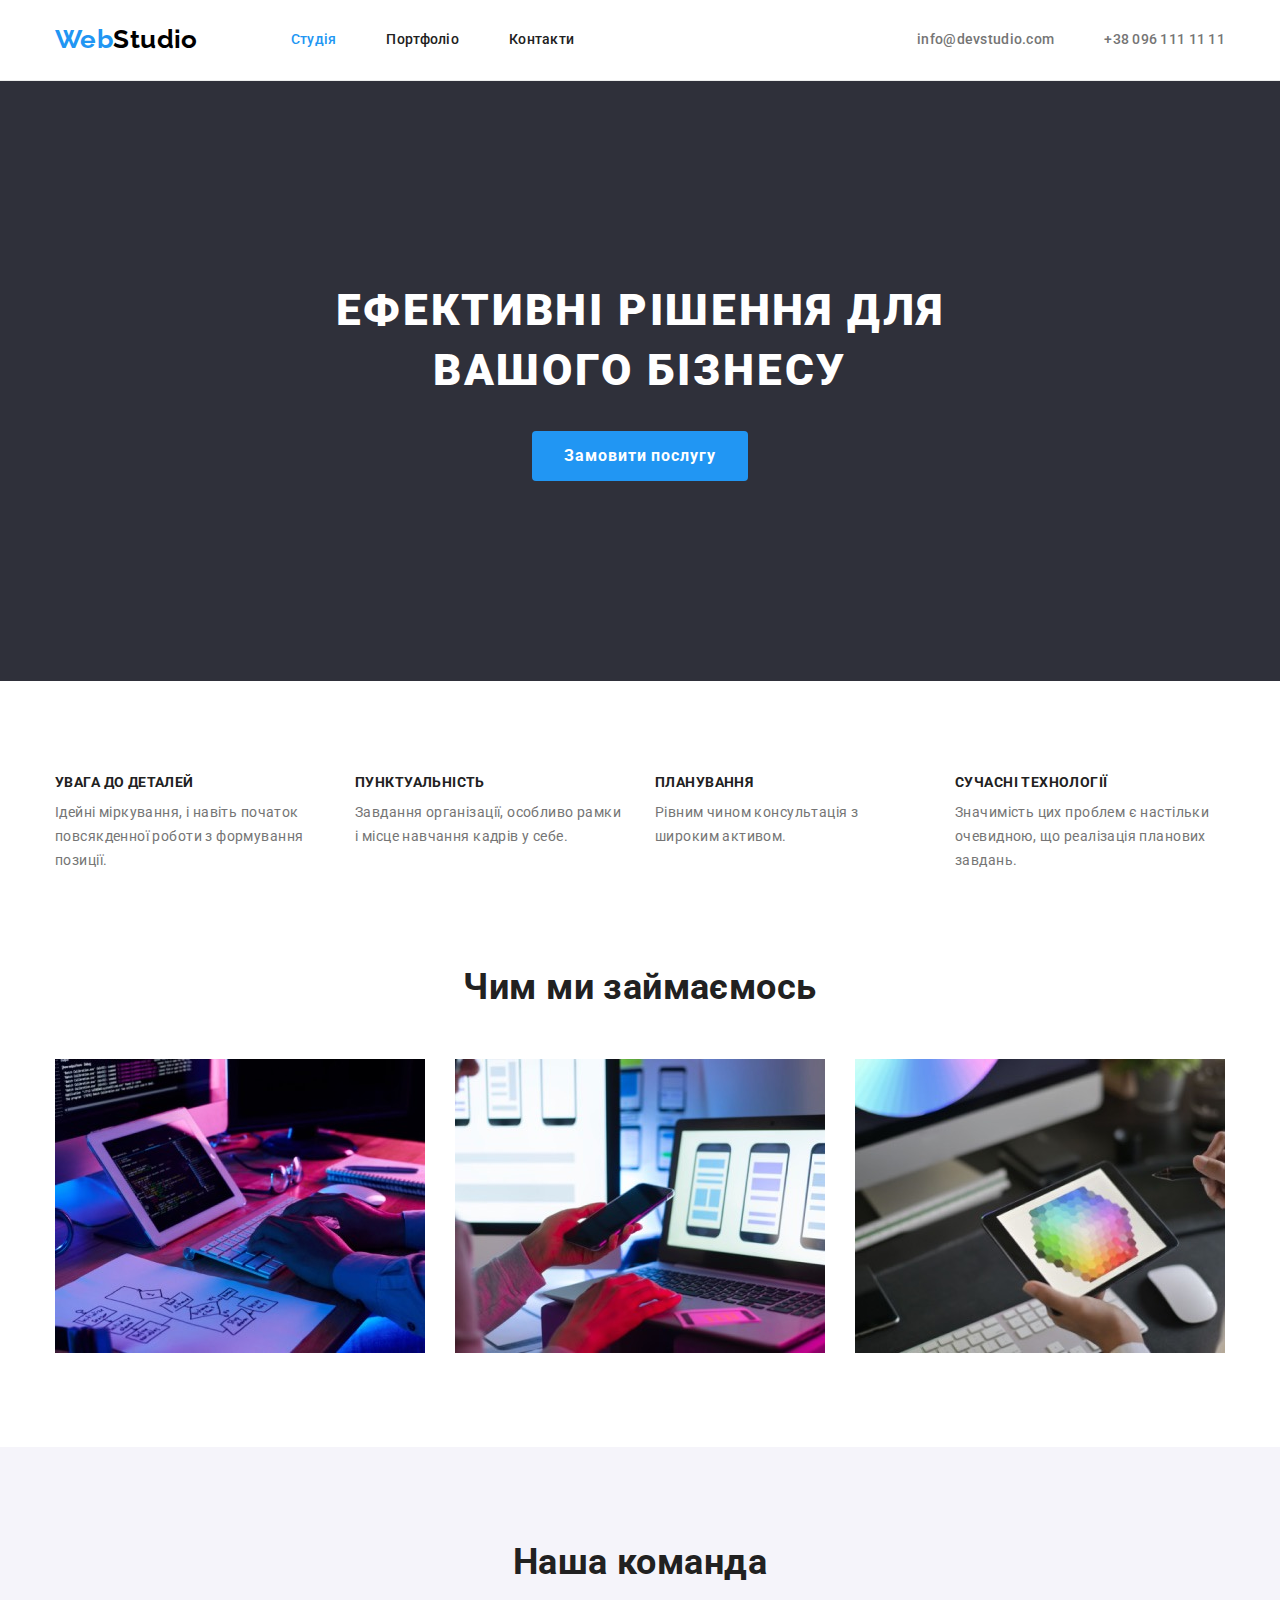
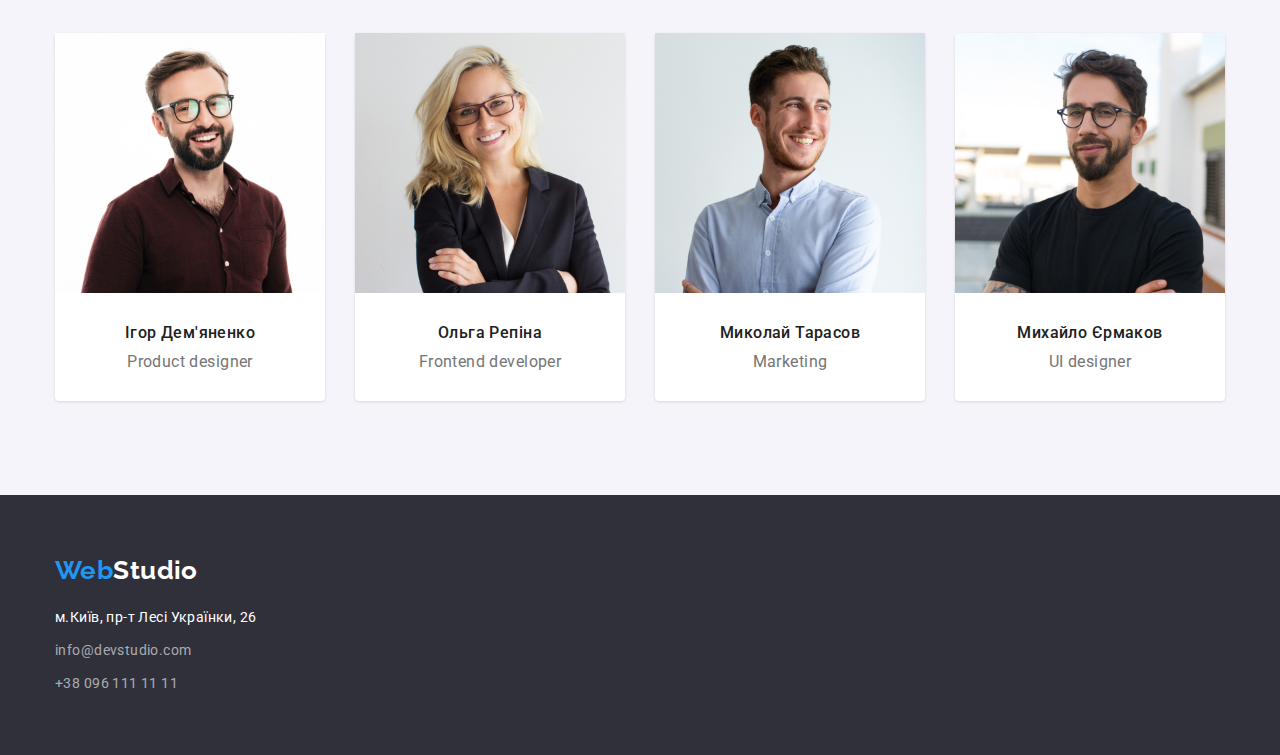
<file: index.html>
<!DOCTYPE html>
<!-- підключаємо основною українську мову -->
<html lang="uk">
  <head>
    <meta charset="UTF-8" />
    <meta http-equiv="X-UA-Compatible" content="IE=edge" />
    <meta name="viewport" content="width=device-width, initial-scale=1.0" />
    <!-- назва титульної сторінки -->
    <title>studio</title>
    <!-- підключення шрифтів -->
    <link
      href="https://fonts.googleapis.com/css2?family=Raleway:wght@700&family=Roboto:wght@400;500;700;900&display=swap"
      rel="stylesheet"
    />
    <!-- Підключаємо modern-normalize.min.css -->
    <link
      rel="stylesheet"
      href="https://cdnjs.cloudflare.com/ajax/libs/modern-normalize/1.1.0/modern-normalize.min.css"
    />
    <!-- Підлючення css файлу -->
    <link rel="stylesheet" href="./css/styles.css" />
  </head>
  <body>
    <!-- Секція header -->
    <header class="page-header">
      <div class="main-nav conteiner">
        <nav class="main-nav">
          <a href="./index.html" class="link logo"><span class="logo-web">Web</span>Studio</a>
          <ul class="site-nav list">
            <li  class="item">
              <a href="./index.html" class="link current">Студія</a>
            </li>
            <li class="item">
              <a href="./portfolio.html" class="link">Портфоліо</a>
            </li>
            <li class="item">
              <a href="#" class="link">Контакти</a>
            </li>
          </ul>
        </nav>
          <ul class="contacts list">
            <li class="item">
              <a href="mailto:info@devstudio.com" class="link contacts-link">info@devstudio.com</a>
            </li>
            <li class="item">
              <a href="tel:+380961111111" class="link contacts-link">+38 096 111 11 11</a>
            </li>
          </ul>
        </div>
    </header>
    <main>
      <!-- Секція hero -->
      <section class="hero section">
        <div class="conteiner">
          <h1 class="hero-text">Ефективні рішення для вашого бізнесу</h1>
          <button type="button" class="hero-btn">Замовити послугу</button>
        </div>  
        </section>
        
      <!-- Секція strange -->
      <section class="strange section">
        <div class="conteiner">
          <h2 class="visually-hidden">Наші особливості</h2>
        <ul class="strange-list list">
          <li class="strange-list-item">
            <h3 class="strange-title-text">Увага до деталей</h3>
            <p class="strange-text">Ідейні міркування, і навіть початок повсякденної роботи з формування позиції.</p>
          </li>
          <li class="strange-list-item">
            <h3 class="strange-title-text">Пунктуальність</h3>
            <p class="strange-text">Завдання організації, особливо рамки і місце навчання кадрів у себе.</p>
          </li>
          <li class="strange-list-item">
            <h3 class="strange-title-text">Планування</h3>
            <p class="strange-text">Рівним чином консультація з широким активом.</p>
          </li class="strange-list-item">
          <li class="strange-list-item">
            <h3 class="strange-title-text">Сучасні технології</h3>
            <p class="strange-text">Значимість цих проблем є настільки очевидною, що реалізація планових завдань.</p>
          </li>
        </ul>
        </div>
      </section>
      <!-- Секція work -->
      <section class="work section">
        <div class="conteiner">
          <h2 class="work-title">Чим ми займаємось</h2>
        <ul class="work-list list card-set">
          <li class="work-item card-set-item">
            <img
              src="./images/work/img-work-1.jpg"
              alt="вірішуємо алгоритми"
              width="370"
              height="294"
            />
          </li>
          <li class="work-item card-set-item">
            <img
              src="./images/work/img-work-2.jpg"
              alt="адаптуємом додатки"
              width="370"
              height="294"
            />
          </li>
          <li class="work-item card-set-item">
            <img
              src="./images/work/img-work-3.jpg"
              alt="робимо дизайн додатків"
              width="370"
              height="294"
            />
          </li>
        </ul>
        </div>
      </section>
      <!-- Секція Наша команда  -->
      <section class="team  section">
        <div class="conteiner">
          <h2 class="team-title">Наша команда</h2>
        <ul class="team-list list card-set">
          <li class="team-item card-set-item">
            <img
              src="./images/team/img-team-1.jpg"
              alt="фото дизайнера проєкту"
              width="270"
              height="260"
            />
            <div class="team-sign">
              <h3 class="team-title-text">Ігор Дем'яненко</h3>
              <p class="team-text" lang="en">Product designer</p>
            </div>
          </li>
          <li class="team-item card-set-item">
            <img
              src="./images/team/img-team-2.jpg"
              alt="фото розробника проєкту"
              width="270"
              height="260"
            />
            <div class="team-sign">
              <h3 class="team-title-text">Ольга Репіна</h3>
              <p class="team-text" lang="en">Frontend developer</p>
            </div>
          </li>
          <li class="team-item card-set-item">
            <img
              src="./images/team/img-team-3.jpg"
              alt="фото маркетолога проєкту"
              width="270"
              height="260"
            />
            <div class="team-sign">
              <h3 class="team-title-text">Миколай Тарасов</h3>
              <p class="team-text" lang="en">Marketing</p>
            </div>
          </li>
          <li class="team-item card-set-item">
            <img
              src="./images/team/img-team-4.jpg"
              alt="фото дизайнера інтерфейсу проєкту"
              width="270"
              height="260"
            />
            <div class="team-sign">
              <h3 class="team-title-text">Михайло Єрмаков</h3>
              <p class="team-text" lang="en">UI designer</p>
            </div>
          </li>
        </ul>
        </div>
      </section>
    </main>
    <!-- Секція футер -->
    <footer class="footer section">
      <div class="conteiner">
        <a href="./index.html" class="link logo-web-footer"><span class="logo-web">Web</span>Studio</a>
      <address class="addres">
        <ul class="footer-list list">
          <li class="footer-item">
            <a
              href="https://goo.gl/maps/ok9CESRuyzMohpuB9"
              class="link addres-map"
              target="_blank"
              rel="noreferrer noopener"
              >м.Київ, пр-т Лесі Українки, 26
            </a>
          </li>
          <li class="footer-item">
            <a href="mailto:info@devstudio.com" class="link footer-contacts">info@devstudio.com</a>
          </li>
          <li class="footer-item">
            <a href="tel:+380961111111" class="link footer-contacts">+38 096 111 11 11</a>
          </li>
        </ul>
      </address>
      </div>
    </footer>
  </body>
</html>
</file>
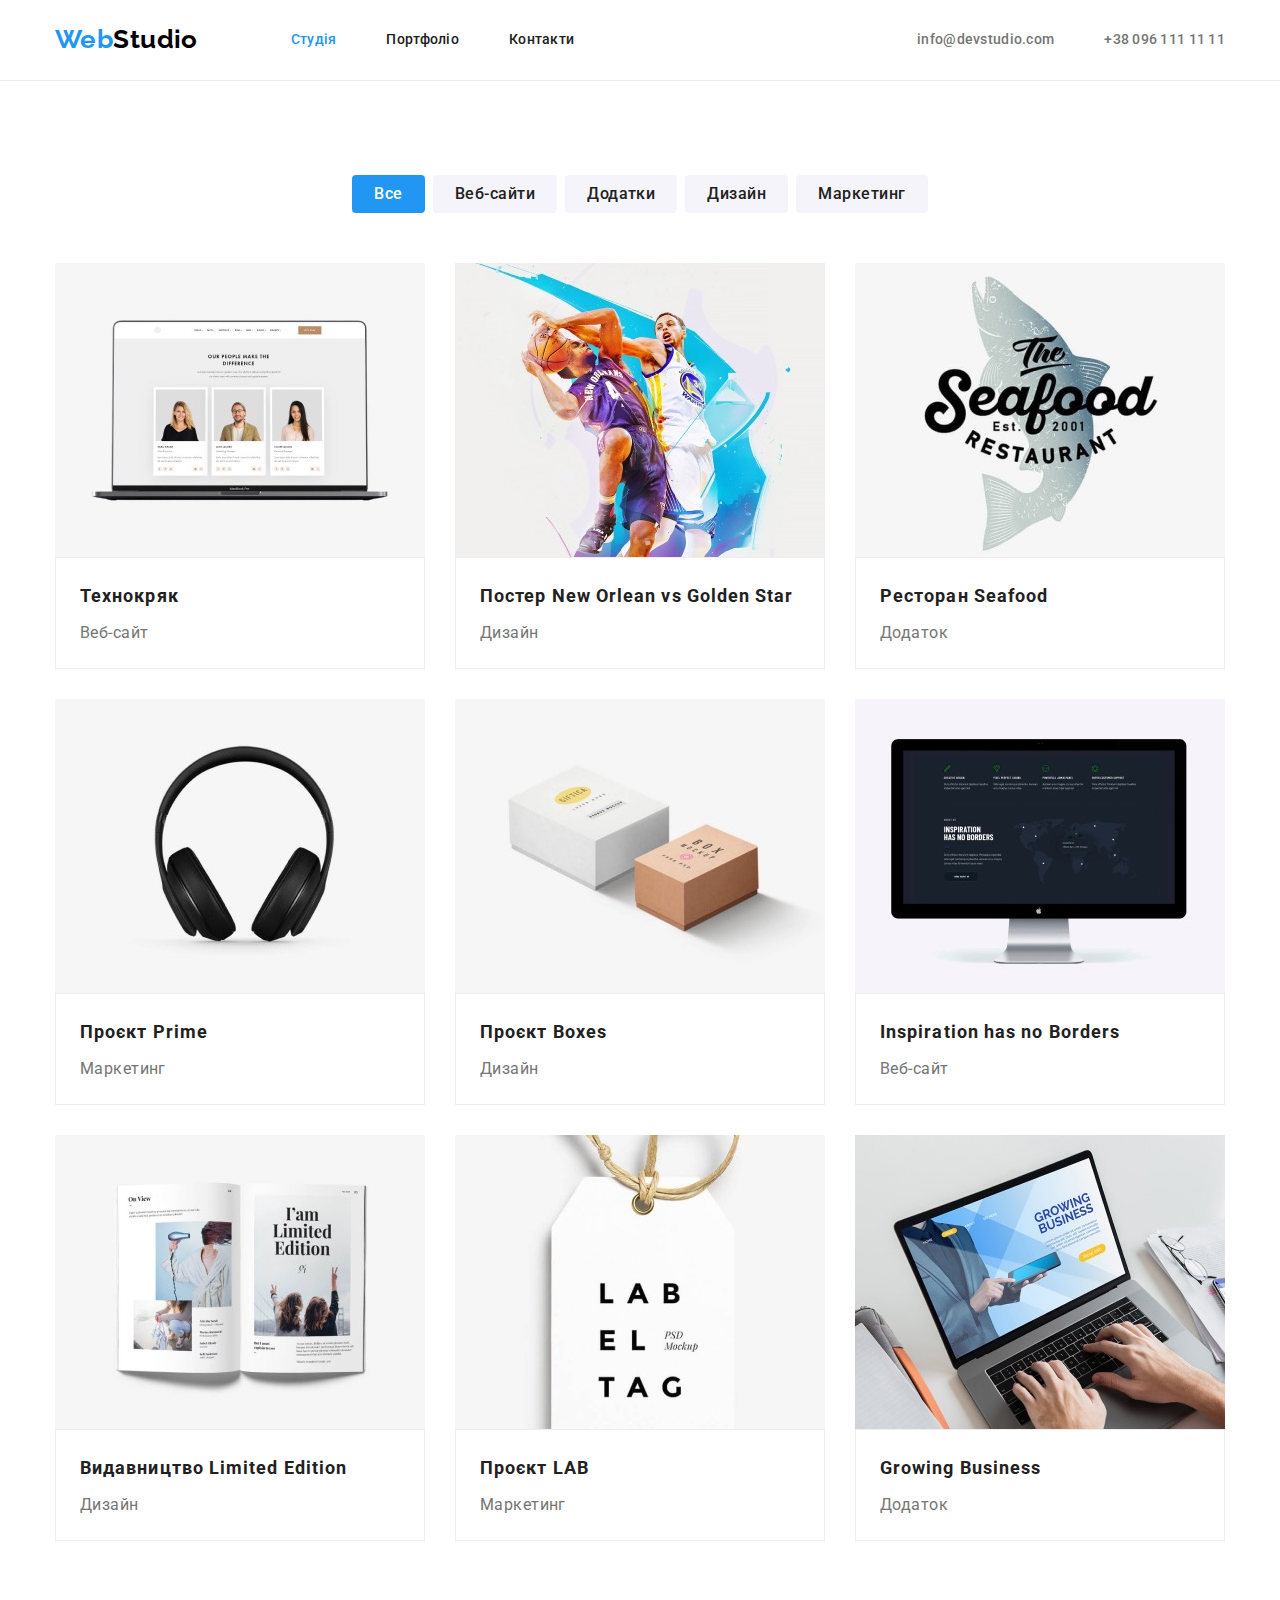
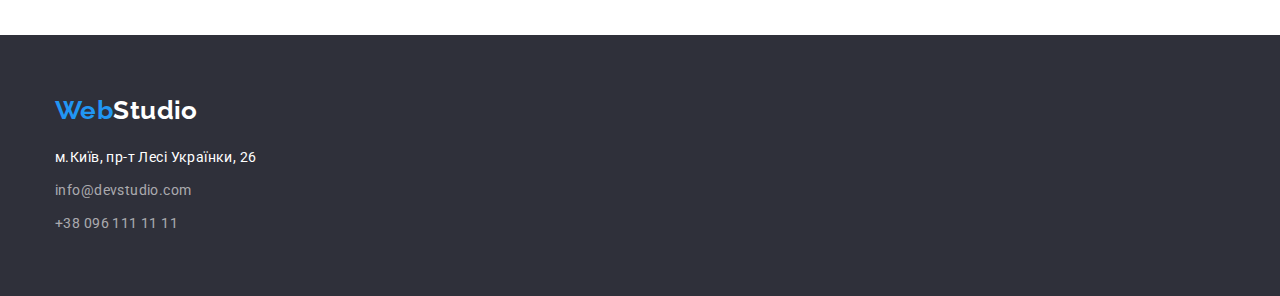
<file: portfolio.html>
<!DOCTYPE html>
<html lang="uk">
  <head>
    <meta charset="UTF-8" />
    <meta http-equiv="X-UA-Compatible" content="IE=edge" />
    <meta name="viewport" content="width=device-width, initial-scale=1.0" />

    <link
      href="https://fonts.googleapis.com/css2?family=Raleway:wght@700&family=Roboto:wght@400;500;700;900&display=swap"
      rel="stylesheet"
    />

    <title>Document</title>
    <!-- Підключаємо modern-normalize.min.css -->
    <link
      rel="stylesheet"
      href="https://cdnjs.cloudflare.com/ajax/libs/modern-normalize/1.1.0/modern-normalize.min.css"
    />
    <link rel="stylesheet" href="./css/styles.css" />
  </head>
  <body>
    <header class="page-header">
      <div class="main-nav conteiner">
        <nav class="main-nav">
          <a href="./index.html" class="link logo"><span class="logo-web">Web</span>Studio</a>
          <ul class="site-nav list">
            <li class="item">
              <a href="./index.html" class="link current">Студія</a>
            </li>
            <li class="item">
              <a href="./portfolio.html" class="link">Портфоліо</a>
            </li>
            <li class="item">
              <a href="#" class="link">Контакти</a>
            </li>
          </ul>
        </nav>
        <ul class="contacts list">
          <li class="item">
            <a href="mailto:info@devstudio.com" class="link contacts-link">info@devstudio.com</a>
          </li>
          <li class="item">
            <a href="tel:+380961111111" class="link contacts-link">+38 096 111 11 11</a>
          </li>
        </ul>
      </div>
    </header>
    <main>
      <section class="projects section">
        <div class="conteiner">
          <h1 class="visually-hidden">Наші проєкти</h1>
          <ul class="projects-list-btn list">
            <li class="projects-list-item">
              <button class="projects-btn current" type="button">Все</button>
            </li>
            <li class="projects-list-item">
              <button class="projects-btn" type="button">Веб-сайти</button>
            </li>
            <li class="projects-list-item">
              <button class="projects-btn" type="button">Додатки</button>
            </li>
            <li class="projects-list-item">
              <button class="projects-btn" type="button">Дизайн</button>
            </li>
            <li class="projects-list-item">
              <button class="projects-btn" type="button">Маркетинг</button>
            </li>
          </ul>
          <ul class="card-set list">
            <li class="card-set-item projects-cards-item">
              <a href="#" class="link projects-cards">
                <img class="projects-img" src="./images/project/img-project-1.jpg" alt="" />
                <div class="projects-text">
                  <h2 class="projects-title">Технокряк</h2>
                  <p class="projects-title-text">Веб-сайт</p>
                </div>
              </a>
            </li>
            <li class="card-set-item projects-cards-item">
              <a href="#" class="link projects-cards">
                <img class="projects-img" src="./images/project/img-project-2.jpg" alt="" />
                <div class="projects-text">
                  <h2 class="projects-title">
                    Постер <span lang="en">New Orlean vs Golden Star</span>
                  </h2>
                  <p class="projects-title-text">Дизайн</p>
                </div>
              </a>
            </li>
            <li class="card-set-item projects-cards-item">
              <a href="#" class="link projects-cards">
                <img class="projects-img" src="./images/project/img-project-3.jpg" alt="" />
                <div class="projects-text">
                  <h2 class="projects-title">Ресторан <span lang="en">Seafood</span></h2>
                  <p class="projects-title-text">Додаток</p>
                </div>
              </a>
            </li>
            <li class="card-set-item projects-cards-item">
              <a href="#" class="link projects-cards">
                <img class="projects-img" src="./images/project/img-project-4.jpg" alt="" />
                <div class="projects-text">
                  <h2 class="projects-title">Проєкт <span lang="en">Prime</span></h2>
                  <p class="projects-title-text">Маркетинг</p>
                </div>
              </a>
            </li>
            <li class="card-set-item projects-cards-item">
              <a href="#" class="link projects-cards">
                <img class="projects-img" src="./images/project/img-project-5.jpg" alt="" />
                <div class="projects-text">
                  <h2 class="projects-title">Проєкт <span lang="en">Boxes</span></h2>
                  <p class="projects-title-text">Дизайн</p>
                </div>
              </a>
            </li>
            <li class="card-set-item projects-cards-item">
              <a href="#" class="link projects-cards">
                <img class="projects-img" src="./images/project/img-project-6.jpg" alt="" />
                <div class="projects-text">
                  <h2 class="projects-title" lang="en">Inspiration has no Borders</h2>
                  <p class="projects-title-text">Веб-сайт</p>
                </div>
              </a>
            </li>
            <li class="card-set-item projects-cards-item">
              <a href="#" class="link projects-cards">
                <img class="projects-img" src="./images/project/img-project-7.jpg" alt="" />
                <div class="projects-text">
                  <h2 class="projects-title">Видавництво <span lang="en">Limited Edition</span></h2>
                  <p class="projects-title-text">Дизайн</p>
                </div>
              </a>
            </li>
            <li class="card-set-item projects-cards-item">
              <a href="#" class="link projects-cards">
                <img class="projects-img" src="./images/project/img-project-8.jpg" alt="" />
                <div class="projects-text">
                  <h2 class="projects-title">Проєкт <span lang="en">LAB</span></h2>
                  <p class="projects-title-text">Маркетинг</p>
                </div>
              </a>
            </li>
            <li class="card-set-item projects-cards-item">
              <a href="#" class="link projects-cards">
                <img class="projects-img" src="./images/project/img-project-9.jpg" alt="" />
                <div class="projects-text">
                  <h2 class="projects-title" lang="en">Growing Business</h2>
                  <p class="projects-title-text">Додаток</p>
                </div>
              </a>
            </li>
          </ul>
        </div>
      </section>
    </main>
    <footer class="footer section">
      <div class="conteiner">
        <a href="./index.html" class="link logo-web-footer"
          ><span class="logo-web">Web</span>Studio</a
        >
        <address class="addres">
          <ul class="footer-list list">
            <li class="footer-item">
              <a
                href="https://goo.gl/maps/ok9CESRuyzMohpuB9"
                class="link addres-map"
                target="_blank"
                rel="noreferrer noopener"
                >м.Київ, пр-т Лесі Українки, 26
              </a>
            </li>
            <li class="footer-item">
              <a href="mailto:info@devstudio.com" class="link footer-contacts"
                >info@devstudio.com</a
              >
            </li>
            <li class="footer-item">
              <a href="tel:+380961111111" class="link footer-contacts">+38 096 111 11 11</a>
            </li>
          </ul>
        </address>
      </div>
    </footer>
  </body>
</html>
</file>
<file: css/styles.css>
/* Прописуємо та задаємо значення для основних кольорів тексту та фону */
:root {
  /* text colors */
  --primary-text-color: #757575;
  --secondary-text-color: #ffffff;
  --section-title-text: #212121;
  /* bg colors */
  --accent-color: #2196f3;
  --primary-bg-color: #ffffff;
  --section-bg-color: #f5f4fa;
  --hero-footer-bg-color: #2f303a;
  /* hover, focus colors */
  --hero-btn-hover-color: #188ce8;
  /* lines colors*/
  --header-line-cl: #ececec;
  /* borders colors*/
  --cards-border-cl: #eeeeee;
  /* others */
  --items: 3;
  --indent: 30px;
}
/* Прописуємо box-sizing для всього документу*/
html {
  box-sizing: border-box;
}
*,
*::before,
*::after {
  box-sizing: border-box;
}
/* Задаємо основні кольори,шрифт та розмір для документа
 !!! - не впливає на button,addres */
body {
  background-color: var(--primary-bg-color);
  color: var(--primary-text-color);

  font-family: 'Roboto', sans-serif;
  font-size: 14px;
  line-height: 1.71;
  letter-spacing: 0.03em;
}

/* Клас для скриття заголовків */
.visually-hidden {
  position: absolute;
  width: 1px;
  height: 1px;
  margin: -1px;
  border: 0;
  padding: 0;
  white-space: nowrap;
  clip-path: inset(100%);
  clip: rect(0 0 0 0);
  overflow: hidden;
}
/* Reset */
h1,
h2,
h3,
h4,
h5,
p {
  margin: 0;
}
img {
  display: block;
  max-width: 100%;
  height: auto;
}
address {
  font-style: normal;
}
.section {
  padding-top: 94px;
  padding-bottom: 94px;
}
.conteiner {
  width: 1200px;
  padding-left: 15px;
  padding-right: 15px;
  margin-left: auto;
  margin-right: auto;

  /* outline: 1px solid red; */
}
/* Онуляємо маркер списків в документі */
.list {
  list-style: none;
  padding: 0;
  margin: 0;
}
/* Онуляємо підкреслювання у в документі */
.link {
  text-decoration: none;
}
/* ---HEADER--- */
/* ширина контенту 1170px */
/* ширина датеру справа-зліва 15px*2 =1200px */

.page-header {
  border-bottom: 1px solid var(--header-line-cl);
}
/* logo */
.logo {
  display: block;
  padding-top: 24px;
  padding-bottom: 25px;

  color: #000000;
  font-family: 'Raleway', sans-serif;
  font-weight: 700;
  font-size: 26px;
  line-height: 1.19;
}
.logo-web {
  color: var(--accent-color);
}
/* site-nav */
.main-nav {
  display: flex;
  /* align-items: center;
  justify-content: center; */
}
.site-nav {
  display: flex;
  margin-left: 93px;
}
/* Ставимо відступи в навігації між силками окрім першої та останьої */
.site-nav .item + .item {
  margin-left: 50px;
}
.site-nav .link {
  /* втсановлюэмо силкам падінги, щоб користувач по ним попадав */
  display: block;
  padding-top: 32px;
  padding-bottom: 32px;

  color: var(--section-title-text);
  font-weight: 500;
  font-size: 14px;
  line-height: 1.06;
  letter-spacing: 0.02em;
}
.site-nav .link:hover,
.site-nav .link:focus {
  color: var(--accent-color);
}
.site-nav .link.current {
  color: var(--accent-color);
}
/* contact */
.contacts {
  display: flex;
  margin-left: auto;
}
.contacts .item + .item {
  margin-left: 50px;
}
.contacts .contacts-link {
  display: block;
  padding-top: 32px;
  padding-bottom: 32px;

  color: var(--primary-text-color);
  font-weight: 500;
  font-size: 14px;
  line-height: 1.14;
  letter-spacing: 0.02em;
}
.contacts .contacts-link:hover,
.contacts .contacts-link:focus {
  color: var(--accent-color);
}

/* ---MAIN---STUDIO */

/* hero */
.hero {
  padding-top: 200px;
  padding-bottom: 200px;

  background-color: var(--hero-footer-bg-color);
  text-align: center;
}
.hero-text {
  width: 696px;

  margin-left: auto;
  margin-right: auto;
  margin-bottom: 30px;

  color: var(--secondary-text-color);
  font-weight: 900;
  font-size: 44px;
  line-height: 1.36;
  letter-spacing: 0.06em;
  text-transform: uppercase;
}
.hero-btn {
  padding: 10px 32px;
  min-width: 200px;
  border-radius: 4px;
  border: transparent;

  background-color: var(--accent-color);
  color: var(--secondary-text-color);
  font-family: 'Roboto';
  font-weight: 700;
  font-size: 16px;
  line-height: 1.88;
  letter-spacing: 0.06em;
  cursor: pointer;
}
.hero-btn:hover,
.hero-btn:focus {
  background-color: var(--hero-btn-hover-color);
}
/* strange */
.strange-list {
  display: flex;
  justify-content: center;
}
.strange-list .strange-list-item + .strange-list-item {
  margin-left: 30px;
}

.strange-title,
.strange-title-text {
  color: var(--section-title-text);
}
.strange-title {
  margin-top: 0;

  font-weight: 700;
  font-size: 36px;
  line-height: 1.17;
  text-align: center;
}
.strange-title-text {
  margin-top: 0;
  margin-bottom: 10px;

  font-weight: 700;
  font-size: 14px;
  line-height: 1.14;
  text-transform: uppercase;
}
.list .strange-text {
  width: 270px;
}

/* WORK */

.work {
  padding-top: 0px;
  padding-bottom: 94px;
}
.work-title {
  margin-bottom: 50px;

  color: var(--section-title-text);
  font-weight: 700;
  font-size: 36px;
  line-height: 1.17;
  text-align: center;
}
/* .work-list {
  display: flex;
  justify-content: center;
}
.work-list .work-item + .work-item {
  margin-left: 30px;
} */

/* team */

.team {
  background-color: var(--section-bg-color);
}
.team-title,
.team-title-text {
  color: var(--section-title-text);
}
.team-title {
  margin-bottom: 50px;

  font-weight: 700;
  font-size: 36px;
  line-height: 1.17;
  text-align: center;
}
.team-list {
  ---items: 4;

  text-align: center;
}
.team-item {
  background-color: var(--primary-bg-color);
  border-radius: 4px;
  box-shadow: 0px 2px 1px 0px #00000033;
  box-shadow: 0px 1px 1px 0px #00000024;
  box-shadow: 0px 1px 3px 0px #0000001f;
}
/* .team-list .team-item + .team-item {
  margin-left: 30px;
} */
.team-sign {
  padding-top: 30px;
  padding-bottom: 30px;
}
.team-title-text {
  margin-top: 0;
  margin-bottom: 10px;

  font-weight: 500;
  font-size: 16px;
  line-height: 1.19;
}
.team-text {
  font-size: 16px;
  line-height: 1.19;
  margin-top: 0;
}

/* ---MAIN---PORTFOLIO */

.projects-list-btn {
  display: flex;
  justify-content: center;
  margin-bottom: 50px;
}
.projects-list-btn .projects-list-item + .projects-list-item {
  margin-left: 8px;
}
.projects-btn {
  color: var(--section-title-text);
  background-color: var(--section-bg-color);
  font-family: 'Roboto';
  font-weight: 500;
  font-size: 16px;
  line-height: 1.62;
  text-align: center;
  cursor: pointer;
  letter-spacing: 0.03em;

  display: inline-block;
  border: none;
  padding: 6px 22px;
  /* min-width: 128px; */
  border-radius: 4px;
}
.projects-btn:hover,
.projects-btn:focus {
  background-color: var(--accent-color);
  color: var(--secondary-text-color);
}
.projects-list-btn .projects-btn.current {
  background-color: var(--accent-color);
  color: var(--secondary-text-color);
}
.card-set {
  display: flex;
  flex-wrap: wrap;
  /* вказуємо мінусовий маржин -15px */
  margin: calc(-1 * var(--indent) / 2);
}
.card-set-item {
  /* Варіант від Яріка */
  /* вказуємо маржин 15px */
  margin: calc(var(--indent) / 2);
  /* розраховуємо кількість карток в ряд з урахуванням марженів між картками 30px та 3 картки в ряд */
  flex-basis: calc((100% - var(var(--indent)) * var(--items))) / var(--items);

  /*Стандартний варіант*/
  /* width: 370px; */
  /* margin-right: 30px;
  margin-bottom: 30px; */

  /* Варіант від Репети */
  /* .projects-cards-item:nth-child(3n) {
  margin-right: 0px;
}
.projects-cards-item:nth-last-child(-n + 3) {
  margin-bottom: 0px;
} */
  /* .projects-list-cards .projects-cards-item + .project-cards-item {
  margin-left: 10px;
} */

  /* flex-basis - використовуємо у flex замість width */
  /* flex-shrink:1 за замовчанням, якщо ставим 0 - то забороняєм зжиматися*/
  /* flex-grow:0 за замовчанням якщо ставимо 2 то дозволяєму елементу рости в два рази - то  */
}
.projects-cards-item {
  background-color: var(--primary-bg-color);
}

.projects-title {
  margin-bottom: 4px;

  font-weight: 700;
  font-size: 18px;
  line-height: 2;
  letter-spacing: 0.06em;
  color: var(--section-title-text);
}
.projects-text {
  border: 1px solid var(--cards-border-cl);
  padding: 20px 24px;
}
.projects-title-text {
  font-size: 16px;
  line-height: 1.88;
  color: var(--primary-text-color);
}

/* .projects-title:hover,
.projects-title:focus,
.projects-title-text:hover,
.projects-title-text:focus {
  color: var(--accent-color);
} */

/* ---FOOTER---*/

.footer {
  background-color: var(--hero-footer-bg-color);
  padding-top: 60px;
  padding-bottom: 60px;
}
.footer-item:not(:last-child) {
  margin-bottom: 9px;
}
/* logo */
.logo-web-footer {
  display: block;
  margin-bottom: 20px;

  color: var(--secondary-text-color);
  font-family: 'Raleway', sans-serif;
  font-weight: 700;
  font-size: 26px;
  line-height: 1.19;
}
/* contacts */

.addres-map {
  color: var(--secondary-text-color);
}
.addres-map:hover,
.addres-map:focus,
.footer-contacts:hover,
.footer-contacts:focus {
  color: var(--accent-color);
}
.addres-map,
.footer-contacts {
  line-height: 1.71;
}
.footer-contacts {
  color: rgba(255, 255, 255, 0.6);
}
</file>
